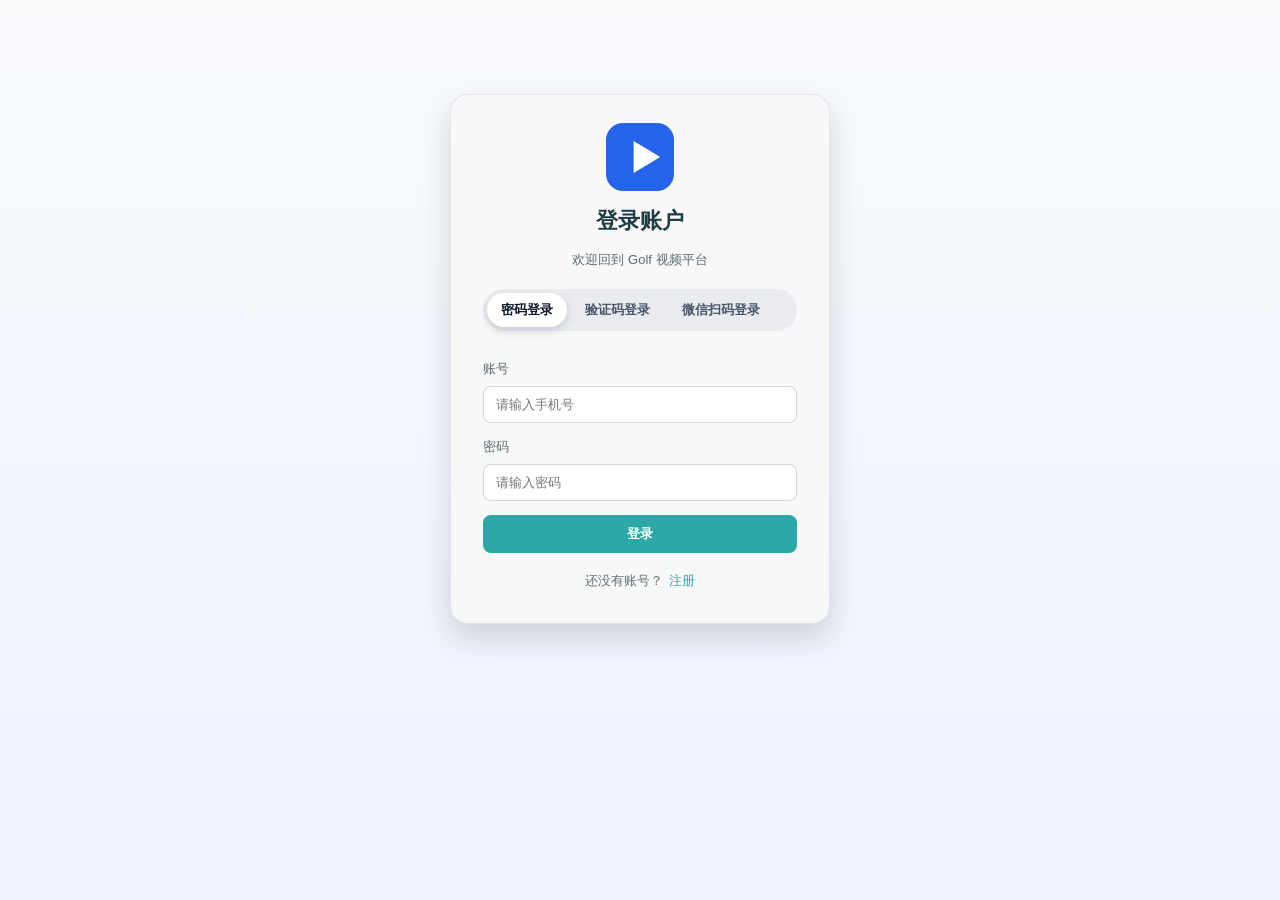
<file: web/users/login/index.html>
<!doctype html>
<html lang="zh-CN">
<head>
  <meta charset="utf-8" />
  <meta name="viewport" content="width=device-width, initial-scale=1" />
  <title>登录 - Golf 视频平台</title>
  <link rel="stylesheet" href="../../platform.css" />
  <style>
    .qr-login { margin-top: 12px; padding: 0; border: none; background: transparent; }
    .qr-login-body { display: flex; justify-content: center; align-items: center; }
    .qr-frame-wrap { position: relative; width: 100%; max-width: 360px; height: 420px; margin: 0 auto; border-radius: 12px; border: 1px solid #e2e8f0; overflow: hidden; }
    #qr-frame { width: 100%; height: 100%; border: 0; display: block; }
    .qr-expired { position: absolute; inset: 0; background: rgba(255, 255, 255, 0.92); display: grid; place-items: center; color: #dc2626; font-weight: 600; font-size: 14px; }
  </style>
</head>
<body class="auth-page">
  <main class="auth-panel">
    <div class="auth-card" id="auth-card">
      <div class="auth-logo">
        <img src="../../assets/logo.svg" alt="logo" />
        <h1 id="auth-title">登录账户</h1>
        <p class="auth-subtitle" id="auth-subtitle">欢迎来到 Golf 视频平台</p>
      </div>
      <div class="login-switch" id="login-switch">
        <button type="button" data-method="password" class="active">密码登录</button>
        <button type="button" data-method="otp">验证码登录</button>
        <button type="button" data-method="wechat">微信扫码登录</button>
      </div>
      <form class="auth-form" id="login-form">
        <label>
          <span>账号</span>
          <input type="tel" name="telephone" placeholder="请输入手机号" required minlength="11" maxlength="11" pattern="\d{11}" />
        </label>
        <label id="login-password-row">
          <span>密码</span>
          <input type="password" name="password" placeholder="请输入密码" minlength="8" maxlength="16" pattern="(?=.*[A-Za-z])(?=.*\d)[A-Za-z\d]{8,16}" />
        </label>
        <label id="login-otp-row" hidden>
          <span>短信验证码</span>
          <div class="otp-row">
            <input type="text" name="login_otp" id="login-otp-input" placeholder="请输入验证码" minlength="6" maxlength="6" />
            <button type="button" class="btn btn-secondary" id="login-send-otp">发送验证码</button>
          </div>
        </label>
        <button type="submit" class="btn btn-teal">登录</button>
        <div class="alert alert-error" id="login-error" hidden></div>
        <div class="alert alert-success" id="login-success" hidden></div>
      </form>

      <form class="auth-form" id="register-form" hidden>
        <label>
          <span>手机号</span>
          <input type="tel" name="telephone" placeholder="请输入手机号" required minlength="11" maxlength="11" pattern="\d{11}" />
        </label>
        <label>
          <span>密码（8-16 位，字母数字组合）</span>
          <input type="password" name="password" placeholder="请输入密码" required minlength="8" maxlength="16" pattern="(?=.*[A-Za-z])(?=.*\d)[A-Za-z\d]{8,16}" />
        </label>
        <label>
          <span>确认密码</span>
          <input type="password" name="confirm_password" placeholder="请再次输入密码" required minlength="8" maxlength="16" pattern="(?=.*[A-Za-z])(?=.*\d)[A-Za-z\d]{8,16}" />
        </label>
        <label>
          <span>邀请码</span>
          <input type="text" name="invite_code" placeholder="请输入邀请码" required minlength="8" maxlength="8" pattern="[a-zA-Z]{8}" />
        </label>
        <label>
          <span>短信验证码</span>
          <div class="otp-row">
            <input type="text" name="otp" placeholder="请输入验证码" required minlength="6" maxlength="6" />
            <button type="button" class="btn btn-secondary" id="send-otp">发送验证码</button>
          </div>
        </label>
        <button type="submit" class="btn btn-teal">注册并登录</button>
        <div class="alert alert-error" id="register-error" hidden></div>
        <div class="alert alert-success" id="register-success" hidden></div>
        <div class="auth-links">
          <span>已经有账号？</span>
          <button class="link-button" type="button" id="switch-login">返回登录</button>
        </div>
      </form>
      <section class="qr-login" id="qr-login" aria-label="微信扫码登录" hidden>
        <div class="qr-login-body">
          <div class="qr-frame-wrap">
            <iframe id="qr-frame" title="微信扫码登录" allowtransparency="true" scrolling="no"></iframe>
            <div class="qr-expired" id="qr-expired" hidden>二维码已过期</div>
          </div>
        </div>
      </section>

      <div class="auth-links" id="login-links-bottom">
        <span>还没有账号？</span>
        <button class="link-button" type="button" id="switch-register">注册</button>
      </div>
    </div>
  </main>
  <script>
    (function () {
      try {
        const origin = window.location.origin;
        if (origin) {
          localStorage.setItem('platformApiBase', origin);
        }
      } catch (err) {
        console.warn('Failed to set platformApiBase from origin:', err);
      }
    })();
  </script>
  <script type="module" src="./auth.js"></script>
</body>
</html>
</file>
<file: web/platform.css>
a { color: var(--primary); text-decoration: none; }

a:hover { text-decoration: underline; }

.site-header {
  position: sticky;
  top: 0;
  z-index: 30;
  background: linear-gradient(180deg, rgba(255,255,255,0.94), rgba(255,255,255,0.85));
  backdrop-filter: blur(14px);
  border-bottom: 1px solid rgba(12,30,48,0.08);
  box-shadow: 0 12px 30px rgba(12,30,48,0.10);
}

.navbar {
  position: relative;
  overflow: visible;
  width: calc(100% - var(--page-pad) * 2);
  max-width: var(--page-max);
  margin: 0 auto;
  padding: 18px var(--page-pad) 14px;
  display: grid;
  gap: 14px;
  background: rgba(255,255,255,0.9);
  border: 1px solid var(--border);
  border-radius: 22px;
  box-shadow: var(--shadow);
}

.navbar::after {
  content: "";
  position: absolute;
  inset: 10px;
  border-radius: 16px;
  background: linear-gradient(120deg, rgba(111,174,140,0.08), rgba(175,211,186,0.08));
  opacity: 0.6;
  pointer-events: none;
}

.navbar-top {
  position: relative;
  display: flex;
  align-items: center;
  justify-content: space-between;
  gap: 24px;
  flex-wrap: wrap;
  z-index: 1;
}

.navbar-left {
  display: flex;
  align-items: center;
  gap: 18px;
  flex-wrap: wrap;
}


.btn-light {
  background: #e8f5f2;
  color: var(--primary);
  border-radius: 999px;
  border: 1px solid rgba(111,174,140,0.18);
  padding: 10px 20px;
  box-shadow: 0 12px 24px rgba(12,30,48,0.12);
}

.nav-tabs {
  display: flex;
  align-items: center;
  gap: 10px;
  flex-wrap: nowrap;
  padding: 6px;
  border-radius: 16px;
  border: 1px solid rgba(12,30,48,0.08);
  background: rgba(255,255,255,0.82);
  box-shadow: 0 10px 24px rgba(12,30,48,0.08);
}

.nav-tab {
  padding: 9px 16px;
  border-radius: 14px;
  border: 1px solid transparent;
  background: transparent;
  color: var(--ink);
  font-weight: 650;
  font-size: 14px;
  cursor: pointer;
  transition: background .2s ease, transform .15s ease, box-shadow .2s ease;
}

.nav-tab:hover {
  transform: translateY(-1px);
  background: rgba(111,174,140,0.06);
}

.nav-tab.active {
  background: linear-gradient(135deg, var(--primary-soft), var(--primary-softer));
  border-color: transparent;
  color: #0f1f1d;
  box-shadow: 0 12px 24px rgba(12,30,48,0.16);
}

.nav-actions {
  display: flex;
  align-items: center;
  gap: 12px;
}

.nav-actions .btn-secondary {
  background: linear-gradient(135deg, rgba(111,174,140,0.12), rgba(175,211,186,0.14));
  border-radius: 14px;
  border: 1px solid var(--border-strong);
  color: var(--ink);
  padding: 10px 20px;
  box-shadow: 0 16px 28px rgba(12,30,48,0.16);
}

.nav-pill {
  display: inline-flex;
  align-items: center;
  justify-content: center;
  gap: 6px;
  padding: 10px 18px;
  border-radius: 14px;
  border: 1px solid rgba(12,30,48,0.08);
  background: linear-gradient(135deg, rgba(111,174,140,0.08), rgba(175,211,186,0.12));
  color: var(--ink);
  font-weight: 650;
  font-size: 14px;
  box-shadow: 0 14px 26px rgba(12,30,48,0.12);
  cursor: pointer;
  transition: transform .15s ease, box-shadow .2s ease;
}

.nav-pill:hover {
  transform: translateY(-1px);
  box-shadow: 0 18px 32px rgba(12,30,48,0.16);
}

.nav-user-pill {
  min-width: 120px;
  color: var(--ink);
  border-color: rgba(12,30,48,0.08);
  background: linear-gradient(135deg, rgba(241,245,249,0.8), rgba(255,255,255,0.9));
  cursor: default;
}

.nav-user-pill:hover {
  transform: none;
  box-shadow: 0 14px 28px rgba(12,30,48,0.10);
}

.nav-logout {
  border: none;
  background: transparent;
  color: var(--primary);
  font-weight: 650;
  cursor: pointer;
  padding: 8px 18px;
}

.nav-logout:hover {
  color: #0b6b63;
}

.nav-user-dropdown {
  position: relative;
  display: flex;
  align-items: center;
}

.nav-user-menu {
  position: absolute;
  top: 110%;
  right: 0;
  background: rgba(255,255,255,0.98);
  border-radius: 14px;
  box-shadow: 0 16px 36px rgba(12,30,48,0.15);
  padding: 8px 0;
  min-width: 140px;
  display: flex;
  flex-direction: column;
  z-index: 40;
  opacity: 0;
  transform: translateY(-8px);
  border: 1px solid var(--border);
  pointer-events: none;
  transition: opacity 0.22s ease, transform 0.22s ease;
}

.nav-user-dropdown.open .nav-user-menu {
  opacity: 1;
  transform: translateY(0);
  pointer-events: auto;
}

.nav-user-menu-item {
  background: transparent;
  border: none;
  padding: 10px 16px;
  text-align: left;
  font-size: 14px;
  color: var(--ink);
  width: 100%;
  cursor: pointer;
}

.nav-user-menu-item:hover {
  background: rgba(111,174,140,0.08);
}

.nav-avatar {
  width: 44px;
  height: 44px;
  border-radius: 50%;
  border: 2px solid rgba(12,30,48,0.10);
  overflow: hidden;
  background: #e2e8f0;
  padding: 0;
  display: inline-flex;
  align-items: center;
  justify-content: center;
  cursor: pointer;
  transition: transform .15s ease, box-shadow .2s ease;
}

.nav-avatar:hover { transform: translateY(-1px); box-shadow: 0 12px 24px rgba(12,30,48,0.14); }

.nav-avatar img {
  width: 100%;
  height: 100%;
  object-fit: cover;
}

.brand {
  display: flex;
  align-items: center;
  gap: 10px;
  font-weight: 800;
  font-size: 20px;
  letter-spacing: 0.02em;
  color: var(--ink);
}

.brand img {
  width: 48px;
  height: 48px;
  border-radius: 12px;
  box-shadow: 0 12px 24px rgba(12,30,48,0.14);
  border: 1px solid rgba(255,255,255,0.7);
}

.btn {
  display: inline-flex;
  align-items: center;
  justify-content: center;
  gap: 6px;
  padding: 10px 16px;
  border-radius: 14px;
  border: 1px solid transparent;
  cursor: pointer;
  font-weight: 650;
  letter-spacing: 0.01em;
  transition: transform .15s ease, box-shadow .2s ease, background .2s ease, color .2s ease;
}

.btn:hover { transform: translateY(-1px); }

.btn-primary {
  background: linear-gradient(135deg, var(--primary), var(--accent));
  color: #ffffff;
  box-shadow: 0 16px 32px rgba(12,30,48,0.18);
  border-color: rgba(12,30,48,0.08);
}

.btn-secondary {
  background: var(--surface);
  color: var(--ink);
  border: 1px solid var(--border-strong);
  box-shadow: 0 10px 24px rgba(12,30,48,0.12);
}

.btn-ghost {
  background: transparent;
  color: var(--primary);
  border: none;
  padding: 8px 12px;
}

.btn-ghost:hover {
  color: #0b6b63;
  transform: none;
}

.main-tabs {
  display: flex;
  flex-wrap: wrap;
  gap: 12px;
  margin-bottom: 20px;
  align-items: center;
}

.main-tab {
  padding: 10px 18px;
  border-radius: 999px;
  border: 1px solid rgba(148,163,184,0.4);
  background: #f8fafc;
  color: #1e293b;
  font-weight: 600;
  cursor: pointer;
  transition: transform .15s ease, background .2s ease;
}

.main-pane[hidden] {
  display: none !important;
}

.fade-pane {
  opacity: 0;
  transform: translateY(var(--pane-shift));
  filter: blur(4px);
  will-change: opacity, transform, filter;
  transition: opacity var(--pane-anim) ease, transform var(--pane-anim) ease, filter var(--pane-anim) ease;
}

.fade-pane.pane-visible {
  opacity: 1;
  transform: translateY(0);
  filter: blur(0);
}

.main {
  position: relative;
  z-index: 1;
  width: calc(100% - var(--page-pad) * 2);
  max-width: var(--page-max);
  margin: 0 auto;
  padding: 20px var(--page-pad) 60px;
  background: transparent;
  display: grid;
  gap: 22px;
}

.manage-panel.fade-pane {
  width: 100%;
}
.manage-panel.fade-pane .manage-form,
.manage-panel.fade-pane .manage-form-inline,
.manage-panel.fade-pane .manage-subtabs,
.manage-panel.fade-pane .table-wrapper,
.manage-panel.fade-pane .user-results,
.manage-panel.fade-pane form,
.manage-panel.fade-pane > div,
.manage-panel.fade-pane > p {
  margin-left: 0;
  margin-right: 0;
}

.category-bar {
  display: flex;
  gap: 12px;
  flex-wrap: wrap;
  margin-bottom: 14px;
  padding: 8px 10px;
  border-radius: 16px;
  border: 1px solid var(--border);
  background: rgba(255,255,255,0.9);
  box-shadow: 0 12px 24px rgba(12,30,48,0.08);
}

.category {
  padding: 8px 16px;
  border-radius: 14px;
  background: var(--surface-muted);
  color: var(--ink);
  border: 1px solid var(--border);
  cursor: pointer;
  box-shadow: 0 8px 16px rgba(12,30,48,0.06);
  transition: background .2s, transform .15s ease, box-shadow .2s ease;
}

.category.active {
  background: linear-gradient(135deg, var(--primary-soft), var(--primary-softer));
  color: #0f1f1d;
  border-color: transparent;
  box-shadow: 0 12px 22px rgba(12,30,48,0.14);
  transform: translateY(-1px);
}

.admin-filters {
  display: grid;
  gap: 12px;
  margin-bottom: 24px;
  padding: 20px 22px;
  background: rgba(255,255,255,0.9);
  border-radius: 20px;
  border: 1px solid var(--border);
  box-shadow: var(--shadow);
  backdrop-filter: blur(8px);
}

.admin-filter-group {
  display: flex;
  flex-wrap: wrap;
  align-items: flex-end;
  gap: 16px;
  position: relative;
}

.admin-filter-group .filter-field {
  display: grid;
  gap: 6px;
  font-size: 13px;
  color: var(--muted);
}

.admin-filter-group .filter-field span {
  font-weight: 700;
  color: var(--ink);
  letter-spacing: 0.01em;
}

.admin-filter-group input {
  padding: 10px 12px;
  border-radius: 12px;
  border: 1px solid var(--border-strong);
  background: rgba(255,255,255,0.95);
  box-shadow: inset 0 1px 0 rgba(12,30,48,0.04);
  min-width: clamp(200px, 30vw, 320px);
}

.admin-filter-group .filter-actions {
  display: flex;
  gap: 10px;
  flex-wrap: wrap;
}

.admin-filter-dates {
  align-items: center;
}

.filter-date-range {
  display: inline-flex;
  align-items: center;
  gap: 8px;
}

.filter-date-range input {
  border: 1px solid var(--border);
  border-radius: 8px;
  padding: 8px 10px;
  background: var(--surface);
  min-width: 140px;
  font-size: 13px;
  color: var(--ink);
  transition: all 0.2s;
  box-shadow: 0 1px 2px rgba(0,0,0,0.02);
}

.filter-date-range input:focus {
  border-color: var(--primary);
  box-shadow: 0 0 0 3px rgba(16, 185, 129, 0.15);
  outline: none;
}

.filter-date-range input::-webkit-calendar-picker-indicator {
  opacity: 0.6;
  cursor: pointer;
}

.filter-date-separator {
  color: #94a3b8;
  font-weight: 600;
}

.owner-suggestions {
  position: absolute;
  top: calc(100% + 4px);
  left: 0;
  width: min(360px, calc(100vw - 32px));
  min-width: min(280px, calc(100vw - 32px));
  background: rgba(255,255,255,0.98);
  border: 1px solid var(--border-strong);
  border-radius: 12px;
  box-shadow: var(--shadow);
  padding: 6px;
  display: grid;
  gap: 2px;
  max-height: min(300px, 52vh);
  overflow-y: auto;
  overscroll-behavior: contain;
  -webkit-overflow-scrolling: touch;
  z-index: 120;
}

.owner-suggestions[hidden] {
  display: none !important;
}

.owner-suggestions button {
  border: none;
  background: transparent;
  text-align: left;
  width: 100%;
  min-height: 44px;
  padding: 7px 9px;
  border-radius: 10px;
  font-size: 13px;
  color: var(--ink);
  cursor: pointer;
  display: flex;
  justify-content: space-between;
  align-items: center;
  gap: 12px;
}

.owner-suggestions button > span:not(.suggestion-main) {
  color: var(--muted);
  margin-left: 12px;
}

.owner-suggestions button:hover {
  background: rgba(111,174,140,0.08);
}

.owner-suggestions .suggestion-main {
  min-width: 0;
  flex: 1 1 auto;
  display: inline-flex;
  align-items: center;
  gap: 9px;
  margin-left: 0;
  color: var(--ink);
}

.owner-suggestions .suggestion-avatar {
  width: 32px;
  height: 32px;
  border-radius: 50%;
  object-fit: cover;
  background: #e2e8f0;
  border: 1px solid var(--border);
  flex: 0 0 auto;
}

.owner-suggestions .suggestion-name {
  min-width: 0;
  margin-left: 0;
  color: var(--ink);
  font-size: 13px;
  font-weight: 600;
  line-height: 1.25;
  overflow: hidden;
  text-overflow: ellipsis;
  white-space: nowrap;
}

.owner-suggestions .suggestion-meta {
  margin-left: 12px;
  color: var(--muted);
  font-size: 12px;
  line-height: 1.2;
  text-align: right;
  flex: 0 0 auto;
}

.admin-filter-hint {
  font-size: 12px;
  color: #94a3b8;
}

.admin-filter-tip {
  font-size: 11px;
  color: #9ca3af;
  line-height: 1.35;
}

.video-toolbar {
  margin: 16px 0;
  padding: 16px 18px;
  background: rgba(255,255,255,0.92);
  border: 1px solid var(--border);
  border-radius: 20px;
  box-shadow: var(--shadow);
  display: grid;
  gap: 10px;
}

.video-toolbar-actions {
  display: flex;
  align-items: center;
  gap: 12px;
  flex-wrap: wrap;
}

.video-toolbar-actions .btn-danger {
  background: #fee2e2;
  color: #b91c1c;
  border: 1px solid rgba(248,113,113,0.4);
}

.video-toolbar-actions .btn-danger:disabled {
  opacity: 0.5;
  cursor: not-allowed;
}

.video-selection-info {
  font-size: 13px;
  color: var(--primary);
  font-weight: 600;
}

.filter-chip {
  display: inline-flex;
  align-items: center;
  gap: 8px;
  padding: 8px 14px;
  border-radius: 999px;
  background: rgba(111,174,140,0.12);
  color: var(--primary);
  font-size: 13px;
}

.filter-chip-remove {
  border: none;
  background: transparent;
  color: inherit;
  cursor: pointer;
  font-size: 16px;
  line-height: 1;
}

.filter-chip-remove:hover {
  color: #0f172a;
}

.grid {
  display: grid;
  gap: 18px;
  grid-template-columns: repeat(auto-fill, minmax(210px, 1fr));
  align-content: start;
}

.gallery-switching,
.gallery-switching .grid {
  opacity: 0.08;
  filter: blur(6px);
  transform: translateY(calc(var(--pane-shift) * 0.8));
  transition: opacity var(--pane-anim) ease, filter var(--pane-anim) ease, transform var(--pane-anim) ease;
}

.gallery-ready {
  opacity: 1;
  filter: none;
  transform: none;
  transition: opacity var(--pane-anim) ease, filter var(--pane-anim) ease, transform var(--pane-anim) ease;
}

@media (max-width: 640px) {
  .grid {
    grid-template-columns: repeat(auto-fill, minmax(160px, 1fr));
  }
}

.card {
  position: relative;
  background: linear-gradient(180deg, rgba(255,255,255,0.96), rgba(248,250,252,0.9));
  border-radius: 16px;
  border: 1px solid var(--border);
  overflow: hidden;
  display: grid;
  box-shadow: var(--shadow);
  transition: transform .18s ease, box-shadow .22s ease;
  cursor: pointer;
  width: 100%;
}

.card::after {
  content: "";
  position: absolute;
  inset: 0;
  background: linear-gradient(180deg, rgba(111,174,140,0.06), transparent 30%);
  opacity: 0;
  pointer-events: none;
  transition: opacity .22s ease;
}

.card:hover {
  transform: translateY(-4px);
  box-shadow: var(--shadow-strong);
}

.card:hover::after { opacity: 1; }

.card-cover {
  position: relative;
  aspect-ratio: 4 / 5;
  overflow: hidden;
  background: #e8edf3;
}

.card-thumb {
  width: 100%;
  height: 100%;
  display: block;
  object-fit: cover;
  background: #e8edf3;
  border-bottom: 1px solid rgba(12,30,48,0.06);
  transition: transform .25s ease, filter .25s ease;
}

.card-preview-video {
  position: absolute;
  inset: 0;
  z-index: 1;
  width: 100%;
  height: 100%;
  max-width: 100%;
  max-height: 100%;
  object-fit: cover;
  background: transparent;
  opacity: 0;
  transition: opacity .18s ease;
  pointer-events: none;
}

.card.is-previewing .card-preview-video {
  opacity: 1;
}

.card.is-previewing .card-thumb {
  filter: brightness(0.82);
}

.card:hover .card-thumb {
  transform: scale(1.02);
}

.card-thumb.placeholder {
  display: flex;
  align-items: center;
  justify-content: center;
  color: var(--muted);
  font-size: 13px;
  height: auto;
  aspect-ratio: 4 / 5;
  background: var(--surface-muted);
}

.card-body {
  padding: 14px 16px 16px;
  display: grid;
  gap: 8px;
  position: relative;
  z-index: 1;
}

.card-title {
  font-size: 14px;
  font-weight: 650;
  color: var(--ink);
  white-space: nowrap;
  text-overflow: ellipsis;
  overflow: hidden;
}

.card-meta {
  font-size: 12.5px;
  color: var(--muted);
  display: grid;
  gap: 4px;
}

.card-meta span {
  display: inline-flex;
  align-items: center;
  gap: 6px;
}

.card-meta strong {
  color: var(--ink);
  font-weight: 650;
}

.grid.selecting .card {
  cursor: pointer;
}

.card-selectable {
  position: relative;
}

.card-select-indicator {
  position: absolute;
  top: 10px;
  right: 10px;
  z-index: 3;
  width: 26px;
  height: 26px;
  border-radius: 50%;
  background: rgba(15,23,42,0.45);
  color: #fff;
  font-weight: 700;
  font-size: 14px;
  display: flex;
  align-items: center;
  justify-content: center;
  transition: background .2s ease;
}

.card-selectable:hover .card-select-indicator {
  background: rgba(111,174,140,0.8);
}

.card-selectable.selected .card-thumb {
  box-shadow: inset 0 0 0 3px rgba(111,174,140,0.85);
}

.card-selectable.selected .card-select-indicator {
  background: var(--primary);
}

.card-delete {
  position: absolute;
  top: 10px;
  right: 10px;
  z-index: 3;
  border: none;
  background: rgba(12,30,48,0.82);
  color: #ffffff;
  padding: 4px 10px;
  border-radius: 999px;
  font-size: 12px;
  cursor: pointer;
  opacity: 0;
  transition: opacity .18s ease, transform .18s ease;
}

.card:hover .card-delete,
.card-delete:focus-visible {
  opacity: 1;
}

.card-delete:hover {
  transform: translateY(-1px);
}

.card-owner {
  display: grid;
  gap: 2px;
}

.card-owner-name {
  font-weight: 600;
  color: #1f2937;
}

.card-owner-phone {
  font-size: 12px;
  color: #94a3b8;
}

.card-owner-wechat {
  display: inline-flex;
  align-items: center;
  gap: 8px;
  font-size: 12px;
  color: #64748b;
}

.card-owner-wechat-avatar {
  width: 18px;
  height: 18px;
  border-radius: 50%;
  object-fit: cover;
  border: 1px solid rgba(148, 163, 184, 0.35);
}

.card-guest-tag {
  display: inline-flex;
  align-items: center;
  justify-content: center;
  padding: 1px 6px;
  border-radius: 999px;
  font-size: 11px;
  font-weight: 650;
  background: rgba(148, 163, 184, 0.2);
  color: #64748b;
}

.card-wechat-tag {
  display: inline-flex;
  align-items: center;
  justify-content: center;
  padding: 1px 6px;
  border-radius: 999px;
  font-size: 11px;
  font-weight: 650;
  background: rgba(134, 239, 172, 0.28);
  color: #166534;
}



.play-hint {
  font-size: 12px;
  color: var(--primary);
}

.play-icon {
  position: absolute;
  inset: 0;
  z-index: 2;
  display: flex;
  align-items: center;
  justify-content: center;
  opacity: 0;
  transition: opacity .18s ease;
}

.card:hover .play-icon {
  opacity: 1;
}

.play-icon span {
  background: rgba(12,30,48,0.68);
  color: #fff;
  padding: 10px 16px;
  border-radius: 999px;
  font-size: 13px;
  letter-spacing: 0.06em;
}

.badge {
  display: inline-flex;
  align-items: center;
  padding: 4px 10px;
  border-radius: 999px;
  font-size: 12px;
  background: rgba(111,174,140,0.16);
  color: var(--primary);
}

.badge.status-finished { background: rgba(175,211,186,0.16); color: #15803d; }
.badge.status-ready { background: rgba(111,174,140,0.14); color: var(--primary); }
.badge.status-pending { background: rgba(248,180,45,0.16); color: #b45309; }
.badge.status-failed { background: rgba(239,68,68,0.16); color: #b91c1c; }

.controls {
  margin-top: 24px;
  display: flex;
  justify-content: space-between;
  align-items: center;
  gap: 10px;
}

.pager {
  display: flex;
  gap: 10px;
}

/* video player overlay */
.player-backdrop {
  position: fixed;
  inset: 0;
  background: rgba(12,30,48,0.55);
  backdrop-filter: blur(2px);
  display: none;
  place-items: center;
  z-index: 90;
}

.player-backdrop.show { display: grid; }

.player-card {
  max-width: 95vw;
  max-height: 90vh;
  background: linear-gradient(180deg, #ffffff, #f5faf8);
  border-radius: 20px;
  border: 1px solid var(--border);
  box-shadow: var(--shadow-strong);
  overflow: hidden;
  display: flex;
  flex-direction: column;
}

.player-header {
  display: flex;
  justify-content: space-between;
  align-items: center;
  padding: 16px 20px;
  border-bottom: 1px solid rgba(12,30,48,0.08);
  background: rgba(255,255,255,0.96);
}

.player-header h3 {
  margin: 0;
  font-size: 18px;
  color: var(--ink);
}

.player-close {
  border: none;
  background: transparent;
  font-size: 20px;
  color: var(--muted);
  cursor: pointer;
}

.player-close:hover { color: #0f172a; }

.player-video {
  position: relative;
  background: #000;
  display: flex;
  align-items: center;
  justify-content: center;
  padding: 16px;
}

.player-video video {
  max-width: 90vw;
  max-height: 80vh;
  width: auto;
  height: auto;
  border: none;
  display: block;
}

.empty {
  margin-top: 60px;
  text-align: center;
  color: var(--muted);
}

[hidden] {
  display: none !important;
}

/* Auth modal */
body.auth-page {
  margin: 0;
  min-height: 100vh;
  background: linear-gradient(180deg, #f8fafc 0%, #eef2ff 100%);
  display: flex;
  align-items: flex-start;
  justify-content: center;
  padding: 6vh 0 10vh;
}

body.auth-page .auth-panel {
  width: min(420px, calc(100% - 40px));
  margin: 0;
}

.auth-panel {
  max-width: 420px;
  margin: 100px auto;
  padding: 0 24px;
}

.auth-card {
  background: var(--card-bg);
  border: 1px solid var(--border);
  border-radius: 18px;
  box-shadow: var(--shadow);
  padding: 32px 32px 28px;
  display: grid;
  gap: 20px;
  transition: padding .2s ease, gap .2s ease;
}

.auth-card.mode-register {
  gap: 24px;
  padding-bottom: 36px;
}

.auth-card-header {
  display: grid;
  gap: 8px;
}

.auth-brand {
  display: flex;
  align-items: center;
  gap: 10px;
}

.auth-brand img {
  width: 42px;
  height: 42px;
}

.auth-card h2 {
  margin: 0;
  font-size: 22px;
  color: #1f2937;
}

.auth-subtitle {
  margin: 0;
  color: var(--muted);
  font-size: 13px;
}

.auth-tabs { display: none; }

.auth-footer {
  display: flex;
  justify-content: center;
  gap: 6px;
  font-size: 13px;
  color: var(--muted);
}

.link-button {
  background: transparent;
  border: none;
  color: var(--primary);
  cursor: pointer;
  padding: 0;
}

.link-button:hover { text-decoration: underline; }

.form-grid {
  display: grid;
  gap: 16px;
}

.form-grid label {
  display: grid;
  gap: 6px;
  font-size: 13px;
  color: var(--muted);
}

.form-grid input, .form-grid select {
  padding: 10px 12px;
  border-radius: 12px;
  border: 1px solid var(--border-strong);
  background: rgba(255,255,255,0.96);
  color: var(--ink);
  box-shadow: inset 0 1px 0 rgba(12,30,48,0.04);
  transition: border-color .2s ease, box-shadow .2s ease;
}

.form-grid input:focus-visible,
.form-grid select:focus-visible {
  outline: none;
  border-color: rgba(111,174,140,0.6);
  box-shadow: 0 0 0 3px rgba(111,174,140,0.14);
}

.alert {
  padding: 10px 14px;
  border-radius: 12px;
  font-size: 13px;
}

.alert-error { background: rgba(239,68,68,0.12); border: 1px solid rgba(239,68,68,0.28); color: #b91c1c; }
.alert-success { background: rgba(175,211,186,0.14); border: 1px solid rgba(175,211,186,0.28); color: #166534; }

#toast-container {
  position: fixed;
  inset: 0;
  display: flex;
  flex-direction: column;
  align-items: center;
  gap: 12px;
  padding: 90px 16px 24px;
  pointer-events: none;
  z-index: 4000;
}

.toast {
  position: relative;
  pointer-events: auto;
  min-width: 260px;
  max-width: min(420px, calc(100% - 32px));
  background: #ecfdf5;
  border: 1px solid #a7f3d0;
  color: #064e3b;
  border-radius: 18px;
  padding: 16px 48px 16px 20px;
  box-shadow: 0 26px 60px rgba(15,23,42,0.25);
  font-size: 14px;
  line-height: 1.5;
  opacity: 0;
  transform: translateY(-8px) scale(0.96);
  transition: opacity .2s ease, transform .2s ease;
}

.toast.show {
  opacity: 1;
  transform: translateY(0) scale(1);
}

.toast-error {
  background: #fef2f2;
  border-color: #fecaca;
  color: #7f1d1d;
}

.toast-warning {
  background: #fefce8;
  border-color: #fde68a;
  color: #78350f;
}

.toast-info {
  background: #eff6ff;
  border-color: #bfdbfe;
  color: #1e3a8a;
}

.toast-message {
  margin: 0;
}

.toast-close {
  position: absolute;
  top: 8px;
  right: 12px;
  border: none;
  background: transparent;
  color: inherit;
  font-size: 18px;
  cursor: pointer;
  opacity: 0.65;
  transition: opacity .2s ease;
}

.toast-close:hover {
  opacity: 1;
}

.modal-backdrop {
  position: fixed;
  inset: 0;
  background: rgba(15,23,42,0.55);
  display: flex;
  align-items: center;
  justify-content: center;
  z-index: 5000;
  backdrop-filter: blur(2px);
  opacity: 0;
  transition: opacity .2s ease;
  pointer-events: none;
}

.modal-backdrop.show {
  opacity: 1;
  pointer-events: auto;
}

.modal-card {
  width: min(360px, calc(100% - 48px));
  background: linear-gradient(180deg, #ffffff, #f7fafc);
  border-radius: 20px;
  border: 1px solid var(--border);
  box-shadow: var(--shadow-strong);
  padding: 22px 24px;
  display: grid;
  gap: 18px;
}

.modal-card.modal-card-form {
  width: min(460px, calc(100% - 40px));
}

.modal-body h3 {
  margin: 0;
  font-size: 18px;
  color: var(--ink);
}

.modal-body p {
  margin: 8px 0 0;
  color: var(--muted);
  line-height: 1.6;
}

.modal-input-wrap {
  display: grid;
  gap: 8px;
  margin-top: 6px;
}

.modal-input-label {
  font-size: 12px;
  color: #64748b;
  font-weight: 700;
}

.modal-input-wrap input,
.modal-input-wrap select {
  height: 42px;
  border-radius: 12px;
  border: 1px solid rgba(148, 163, 184, 0.55);
  background: #fff;
  padding: 0 12px;
  font-size: 14px;
  color: var(--ink);
  transition: border-color .2s ease, box-shadow .2s ease;
}

.modal-input-wrap input:focus,
.modal-input-wrap select:focus {
  border-color: rgba(16, 185, 129, 0.65);
  box-shadow: 0 0 0 3px rgba(16, 185, 129, 0.16);
  outline: none;
}

.modal-input-error {
  margin: 0;
  font-size: 12px;
  color: #dc2626;
  font-weight: 600;
}

.modal-input-hint {
  margin: 0;
  font-size: 12px;
  color: #64748b;
}

.modal-actions {
  display: flex;
  justify-content: flex-end;
  gap: 12px;
}

.modal-backdrop[hidden] {
  display: none;
}

/* --- Management Panel --- */
.management {
  margin-top: 48px;
  background: rgba(255,255,255,0.94);
  border-radius: 22px;
  border: 1px solid var(--border);
  padding: 28px 32px;
  box-shadow: var(--shadow-strong);
  backdrop-filter: blur(8px);
}

.manage-header {
  display: flex;
  flex-wrap: wrap;
  align-items: center;
  justify-content: space-between;
  gap: 16px;
  margin-bottom: 20px;
}

.manage-header h2 {
  font-size: 22px;
  font-weight: 750;
  color: var(--ink);
  letter-spacing: 0.01em;
}

.role-chip {
  display: inline-flex;
  align-items: center;
  gap: 6px;
  padding: 6px 12px;
  border-radius: 999px;
  background: rgba(175,211,186,0.35);
  color: var(--ink);
  font-size: 13px;
  font-weight: 600;
}

.manage-tabs {
  display: flex;
  flex-wrap: wrap;
  gap: 12px;
  margin-bottom: 24px;
  background: rgba(255,255,255,0.9);
  padding: 8px;
  border-radius: 16px;
  border: 1px solid var(--border);
}

.manage-tab {
  padding: 9px 18px;
  border-radius: 14px;
  border: 1px solid transparent;
  background: transparent;
  color: var(--ink);
  cursor: pointer;
  font-size: 14px;
  font-weight: 650;
  transition: background .2s ease, transform .18s ease;
}

.manage-tab:hover {
  transform: translateY(-1px);
  background: rgba(111,174,140,0.06);
}

.manage-tab.active {
  background: linear-gradient(135deg, var(--primary-soft), var(--primary-softer));
  color: #0f1f1d;
  border-color: transparent;
  box-shadow: 0 12px 24px rgba(12,30,48,0.16);
}

.manage-panel {
  display: none;
  border-top: 1px dashed rgba(148,163,184,0.35);
  padding-top: 24px;
}

.manage-panel.active {
  display: block;
}

.manage-form,
.manage-form-inline {
  display: flex;
  flex-wrap: wrap;
  gap: 16px;
  align-items: flex-end;
}
.user-search-bar {
  padding: 14px;
  border: 1px solid var(--border);
  border-radius: 14px;
  background: linear-gradient(135deg, rgba(240,253,250,0.7), rgba(255,255,255,0.96));
  box-shadow: var(--shadow-sm);
  gap: 12px;
  align-items: flex-end;
}
.user-search-field {
  position: relative;
  display: grid;
  gap: 6px;
  min-width: min(320px, 100%);
}

#user-search-suggestions {
  min-width: 100%;
  width: max-content;
  max-width: min(420px, 92vw);
}
.user-search-field span {
  font-size: 12px;
  color: #64748b;
  font-weight: 700;
}
.user-search-field input,
.user-search-field select {
  height: 42px;
  border-radius: 12px;
  border: 1px solid rgba(148, 163, 184, 0.5);
  background: #fff;
  padding: 0 12px;
  transition: border-color .2s ease, box-shadow .2s ease;
}
.user-search-field input:focus,
.user-search-field select:focus {
  border-color: rgba(16,185,129,0.6);
  box-shadow: 0 0 0 3px rgba(16,185,129,0.16);
  outline: none;
}
.user-search-select {
  min-width: 180px;
}
.user-search-hint {
  margin-top: 8px;
}

.manage-form-inline input {
  flex: 1;
  min-width: 220px;
  padding: 10px 12px;
  border-radius: 10px;
  border: 1px solid var(--border);
  background: #ffffff;
  font: inherit;
}

.manage-form-inline select {
  padding: 10px 12px;
  border-radius: 10px;
  border: 1px solid var(--border);
  background: #ffffff;
  font: inherit;
  min-width: 160px;
}

.manage-form label,
.manage-form-inline label {
  display: grid;
  gap: 8px;
  font-size: 13px;
  color: #475569;
  min-width: 200px;
}

.manage-form input {
  padding: 10px 12px;
  border-radius: 10px;
  border: 1px solid var(--border);
  background: #ffffff;
  font: inherit;
}

.manage-form button,
.manage-form-inline button {
  align-self: center;
}

.manage-form-inline.user-search-bar > button {
  align-self: flex-end;
  height: 42px;
  padding-top: 0;
  padding-bottom: 0;
}

.optional {
  color: #6b7280;
}

.invite-list {
  margin-top: 18px;
  display: grid;
  gap: 12px;
  list-style: none;
  padding: 0;
}

.invite-list li {
  padding: 12px 16px;
  border-radius: 12px;
  border: 1px solid rgba(111,174,140,0.22);
  background: rgba(111,174,140,0.08);
  display: flex;
  justify-content: space-between;
  align-items: center;
  flex-wrap: wrap;
  gap: 10px;
  font-size: 14px;
  color: var(--primary);
}

.user-results {
  margin-top: 18px;
  display: grid;
  gap: 16px;
}

.user-card {
  border: 1px solid var(--border);
  border-radius: 16px;
  padding: 16px 18px;
  background: linear-gradient(180deg, #ffffff, #f7fafc);
  display: grid;
  gap: 14px;
  box-shadow: var(--shadow);
}

.user-card .user-head {
  display: flex;
  align-items: center;
  justify-content: space-between;
  gap: 12px;
}

.user-card .user-name {
  font-size: 16px;
  font-weight: 600;
  color: #0f172a;
}

.user-card .user-phone {
  font-size: 13px;
  color: #64748b;
  margin-top: 4px;
}

.user-card .user-controls {
  display: flex;
  flex-wrap: wrap;
  gap: 12px;
  align-items: center;
}

.user-card select {
  padding: 10px 12px;
  border-radius: 10px;
  border: 1px solid var(--border);
  background: #fff;
  font: inherit;
}

.user-card .user-status {
  font-size: 13px;
  color: #6fae8c;
}

.manage-toolbar {
  margin: 18px 0;
}

.management .empty {
  margin-top: 14px;
  font-size: 14px;
  color: #6b7280;
}

.manage-subtabs {
  margin: 18px 0 10px;
  display: flex;
  flex-wrap: wrap;
  gap: 10px;
  background: rgba(255,255,255,0.92);
  padding: 6px;
  border-radius: 14px;
  border: 1px solid var(--border);
}

.manage-subtab {
  padding: 6px 14px;
  border-radius: 999px;
  border: 1px solid transparent;
  background: transparent;
  color: var(--ink);
  cursor: pointer;
  font-size: 13px;
  font-weight: 650;
}

.manage-subtab.active {
  background: linear-gradient(135deg, var(--primary-soft), var(--primary-softer));
  color: #0f1f1d;
  border-color: transparent;
}

.table-wrapper {
  overflow-x: auto;
  border-radius: 14px;
  border: 1px solid var(--border);
  background: rgba(248,250,252,0.9);
}

.manage-table {
  width: 100%;
  border-collapse: collapse;
  min-width: 520px;
}

.manage-table th,
.manage-table td {
  padding: 12px 14px;
  text-align: left;
  border-bottom: 1px solid rgba(148,163,184,0.2);
  font-size: 13px;
  color: #1e293b;
}

.manage-table tbody tr:last-child td {
  border-bottom: none;
}

.manage-hint {
  margin: 12px 0 0;
  font-size: 13px;
  color: #64748b;
}

.user-index {
  margin-bottom: 18px;
  display: grid;
  gap: 12px;
}

/* upload drawer */
.drawer-backdrop {
  position: fixed;
  inset: 0;
  background: rgba(12,30,48,0.45);
  backdrop-filter: blur(2px);
  z-index: 60;
  display: none;
}

.drawer {
  position: fixed;
  right: 0;
  top: 0;
  bottom: 0;
  width: min(420px, 90vw);
  background: rgba(255,255,255,0.95);
  border-left: 1px solid var(--border);
  box-shadow: var(--shadow-strong);
  padding: 28px;
  backdrop-filter: blur(10px);
  display: grid;
  gap: 18px;
  transform: translateX(100%);
  transition: transform .25s ease;
  z-index: 80;
}

.drawer.open { transform: translateX(0); }
.drawer-backdrop.show { display: block; }

.avatar-menu {
  position: relative;
}

.avatar-toggle {
  display: inline-flex;
  align-items: center;
  gap: 10px;
  cursor: pointer;
  background: #f1f5f9;
  padding: 8px 14px;
  border-radius: 999px;
  border: 1px solid var(--border);
}

@media (max-width: 760px) {
  .nav-tabs { gap: 10px; }
  .navbar { flex-direction: column; align-items: flex-start; gap: 16px; }
  .nav-actions { gap: 10px; justify-content: flex-start; }
  .nav-actions .btn-secondary { padding: 8px 18px; }
  .admin-filter-group {
    align-items: stretch;
  }
  .admin-filter-group label,
  .admin-filter-group input,
  .admin-filter-group .btn {
    width: 100%;
  }
}

@media (prefers-reduced-motion: reduce) {
  :root { --pane-anim: 1ms; --pane-shift: 0px; }
  * { scroll-behavior: auto !important; transition-duration: 0ms !important; }
  .fade-pane { transform: none; filter: none; }
}
:root {
  color-scheme: light;
  font-family: "SF Pro Display", "Inter", "HarmonyOS Sans", "PingFang SC", "Helvetica Neue", Arial, sans-serif;
  --bg: #f6f8fb;
  --surface: #ffffff;
  --surface-muted: #f1f5f9;
  --border: rgba(12, 30, 48, 0.12);
  --border-strong: rgba(12, 30, 48, 0.16);
  --muted: #5b6b73;
  --ink: #0f172a;
  --primary: #6fae8c;
  --primary-soft: #afd3ba;
  --primary-softer: #d8eadd;
  --accent: #c8e6d5;
  --danger: #f97316;
  --radius: 18px;
  --card-bg: #ffffff;
  --shadow: 0 22px 48px rgba(12,30,48,0.12);
  --shadow-strong: 0 32px 90px rgba(12,30,48,0.16);
  --page-pad: clamp(18px, 3vw, 28px);
  --page-max: 1880px;
  --pane-anim: 260ms;
  --pane-shift: 10px;
}

* { box-sizing: border-box; margin: 0; padding: 0; }

body {
  position: relative;
  min-height: 100vh;
  background: radial-gradient(circle at 20% 20%, rgba(175,211,186,0.08), transparent 40%),
              radial-gradient(circle at 80% 0%, rgba(111,174,140,0.12), transparent 34%),
              linear-gradient(135deg, #f9fbff 0%, #eef5f1 50%, #f8fbff 100%);
  color: var(--ink);
  font-family: "SF Pro Display", "Inter", "HarmonyOS Sans", "PingFang SC", "Helvetica Neue", Arial, sans-serif;
  line-height: 1.6;
  -webkit-font-smoothing: antialiased;
}

body:not(.auth-page):not(.login-only)::before,
body:not(.auth-page):not(.login-only)::after {
  content: "";
  position: fixed;
  border-radius: 50%;
  filter: blur(50px);
  z-index: 0;
  pointer-events: none;
}

body:not(.auth-page):not(.login-only)::before {
  width: 440px;
  height: 440px;
  top: -160px;
  left: -120px;
  background: radial-gradient(circle, rgba(175,211,186,0.18), transparent 60%);
  opacity: 0.65;
}

body:not(.auth-page):not(.login-only)::after {
  width: 380px;
  height: 380px;
  bottom: -140px;
  right: -100px;
  background: radial-gradient(circle, rgba(111,174,140,0.18), transparent 62%);
  opacity: 0.55;
}

body.profile-page {
  background: linear-gradient(180deg, #f4f7fb 0%, #eef2ff 100%);
}

.profile-navbar {
  background: transparent;
}

.main > .profile-center {
  margin-top: 48px;
}

.profile-standalone {
  max-width: 980px;
  margin: 48px auto 96px;
  padding: 0 24px;
}

.profile-center {
  background: linear-gradient(160deg, rgba(248,250,252,0.95), rgba(241,245,249,0.9));
  border-radius: 28px;
  border: 1px solid rgba(148,163,184,0.18);
  box-shadow: 0 30px 70px rgba(15,23,42,0.12);
  padding: clamp(28px, 5.5vw, 44px);
  display: grid;
  gap: clamp(26px, 4.2vw, 38px);
}

.profile-standalone-card {
  box-shadow: 0 32px 70px rgba(15,23,42,0.12);
}

.profile-hero {
  display: flex;
  align-items: flex-start;
  justify-content: space-between;
  flex-wrap: wrap;
  gap: 16px 24px;
}

.profile-eyebrow {
  font-size: 12px;
  letter-spacing: 0.24em;
  text-transform: uppercase;
  color: rgba(148,163,184,0.9);
}

.profile-hero h2 {
  font-size: clamp(26px, 5vw, 32px);
  margin: 4px 0 8px;
  color: #0f172a;
}

.profile-subtitle {
  margin: 0;
  color: #64748b;
  max-width: 520px;
  font-size: 14px;
  line-height: 1.6;
}

.profile-actions {
  display: flex;
  align-items: center;
  gap: 12px;
  flex-wrap: wrap;
}
#video-refresh {
  border-color: rgba(16,185,129,0.35);
  background: rgba(240,253,250,0.8);
  color: #047857;
}
#video-refresh:hover {
  background: rgba(209,250,229,0.9);
}

.profile-chip {
  display: inline-flex;
  align-items: center;
  gap: 6px;
  padding: 6px 12px;
  border-radius: 999px;
  background: rgba(175,211,186,0.3);
  color: var(--ink);
  font-size: 13px;
  font-weight: 600;
}

.profile-status {
  display: inline-flex;
  align-items: center;
  padding: 8px 16px;
  border-radius: 999px;
  background: rgba(175,211,186,0.3);
  color: var(--ink);
  font-size: 13px;
  font-weight: 600;
}

.profile-status.is-warning {
  background: rgba(248,180,45,0.12);
  color: #b45309;
}

.profile-summary {
  display: grid;
  gap: 18px;
}

.profile-summary-card {
  background: #ffffff;
  border-radius: 22px;
  padding: clamp(22px, 4.4vw, 32px);
  border: 1px solid rgba(148,163,184,0.16);
  display: grid;
  gap: 20px;
  box-shadow: 0 20px 44px rgba(15,23,42,0.12);
}

.profile-summary-title {
  display: flex;
  align-items: center;
  justify-content: space-between;
  gap: 12px;
}

.profile-summary-title h3 {
  margin: 0;
  font-size: 20px;
  color: #1e293b;
}

.profile-summary-list {
  display: grid;
  gap: 12px;
  margin: 0;
}

.profile-summary-list div {
  display: grid;
  grid-template-columns: minmax(120px, 160px) 1fr;
  gap: 12px;
  padding: 12px 16px;
  border-radius: 16px;
  background: rgba(255,255,255,0.82);
  backdrop-filter: blur(14px);
  border: 1px solid rgba(148,163,184,0.14);
  font-size: 14px;
}

.profile-summary-list dt {
  color: rgba(100,116,139,0.85);
}

.profile-summary-list dd {
  margin: 0;
  color: #0f172a;
  font-weight: 600;
}

.profile-grid {
  display: grid;
  gap: clamp(22px, 4.2vw, 32px);
  grid-template-columns: repeat(auto-fit, minmax(300px, 1fr));
}

.profile-card {
  background: #f8fafc;
  border-radius: 20px;
  border: 1px solid rgba(148,163,184,0.22);
  padding: clamp(22px, 4.4vw, 32px);
  display: grid;
  gap: 20px;
  box-shadow: 0 16px 32px rgba(15,23,42,0.10);
}

.profile-card header h3 {
  margin: 0;
  font-size: 20px;
  color: #0f172a;
}

.profile-card header p {
  margin: 6px 0 0;
  font-size: 14px;
  color: #64748b;
  line-height: 1.6;
}

.profile-card .form-grid {
  gap: 20px;
}

.avatar-upload {
  display: flex;
  align-items: center;
  gap: 16px;
}

.avatar-preview {
  width: 72px;
  height: 72px;
  border-radius: 18px;
  object-fit: cover;
  background: #e2e8f0;
  border: 1px solid rgba(148,163,184,0.3);
}

.avatar-upload-actions {
  display: grid;
  gap: 8px;
}

.avatar-upload-hint {
  margin: 0;
  font-size: 12px;
  color: #94a3b8;
}

.profile-card button.btn-primary {
  width: fit-content;
  min-width: 140px;
}

fieldset.password-method {
  border: 1px dashed rgba(148,163,184,0.4);
  border-radius: 16px;
  padding: 14px 16px 10px;
  display: flex;
  flex-wrap: wrap;
  gap: 16px;
  font-size: 13px;
  color: #475569;
}

fieldset.password-method legend {
  padding: 0 6px;
  font-size: 12px;
  text-transform: uppercase;
  letter-spacing: 0.14em;
  color: rgba(100,116,139,0.8);
}

fieldset.password-method label {
  display: inline-flex;
  align-items: center;
  gap: 6px;
}

@media (max-width: 720px) {
  .profile-summary-list div {
    grid-template-columns: 1fr;
  }
  .profile-card button.btn-primary {
    width: 100%;
  }
  .profile-actions {
    justify-content: flex-start;
  }
}

.password-method {
  display: flex;
  gap: 16px;
  font-size: 14px;
  color: #475569;
}

a { color: var(--primary); text-decoration: none; }


body.login-only {
  background: #d4d4d4;
  display: flex;
  align-items: center;
  justify-content: center;
  min-height: 100vh;
}

body.login-only .site-header,
body.login-only .main,
body.login-only #player-backdrop,
body.login-only .drawer-backdrop,
body.login-only .drawer {
  display: none !important;
}

.auth-panel {
  max-width: 380px;
  margin: 0 auto;
  padding: 40px 0;
}

.auth-card {
  background: #f8f8f8;
  border-radius: 18px;
  border: 1px solid rgba(0,0,0,0.08);
  box-shadow: 0 14px 30px rgba(0,0,0,0.15);
  padding: 28px 32px 32px;
  display: grid;
  gap: 18px;
}

.auth-logo {
  display: grid;
  justify-items: center;
  gap: 12px;
}

.auth-logo img {
  width: 68px;
  height: 68px;
}

.auth-logo h1 {
  margin: 0;
  font-size: 22px;
  color: #1f3c45;
}

.auth-form {
  display: grid;
  gap: 14px;
}

.login-switch {
  display: inline-flex;
  background: rgba(148,163,184,0.15);
  border-radius: 999px;
  padding: 4px;
  gap: 4px;
  margin-bottom: 10px;
}

.login-switch button {
  border: none;
  background: transparent;
  padding: 8px 14px;
  border-radius: 999px;
  font-size: 13px;
  font-weight: 600;
  color: #475569;
  cursor: pointer;
  transition: background .2s ease, color .2s ease;
}

.login-switch button.active {
  background: #ffffff;
  color: #0f172a;
  box-shadow: 0 4px 10px rgba(15,23,42,0.15);
}

.auth-form label {
  display: grid;
  gap: 6px;
  font-size: 13px;
  color: #5b6b73;
}

.auth-form input {
  padding: 10px 12px;
  border-radius: 8px;
  border: 1px solid rgba(0,0,0,0.15);
  background: #ffffff;
}

.btn-teal {
  background: #2ca8a8;
  color: #ffffff;
  border-radius: 8px;
  padding: 10px 14px;
  border: none;
  font-weight: 600;
  cursor: pointer;
}

.btn-teal:hover { background: #249191; }

.auth-links {
  display: flex;
  justify-content: center;
  gap: 6px;
  font-size: 13px;
  color: #607078;
}

.link-button {
  background: transparent;
  border: none;
  color: #2ca8a8;
  cursor: pointer;
  padding: 0;
}

.link-button:hover { text-decoration: underline; }

.otp-row {
  display: flex;
  gap: 8px;
}

.otp-row input {
  flex: 1;
}
.manage-table input[type="checkbox"] {
  width: 16px;
  height: 16px;
}

/* Stats Panel */
.stats-grid {
  display: grid;
  grid-template-columns: repeat(auto-fit, minmax(300px, 1fr));
  gap: 20px;
  margin-bottom: 30px;
}

.stats-card {
  background: #fff;
  border: 1px solid var(--border);
  border-radius: 12px;
  padding: 20px;
  box-shadow: var(--shadow-sm);
}

.stats-card h3 {
  margin-top: 0;
  margin-bottom: 16px;
  font-size: 16px;
  color: var(--text-secondary);
}

.stats-row {
  display: flex;
  justify-content: space-around;
  margin-bottom: 16px;
}

.stat-item {
  display: flex;
  flex-direction: column;
  align-items: center;
}

.stat-label {
  font-size: 12px;
  color: var(--text-tertiary);
  margin-bottom: 4px;
}

.stat-value {
  font-size: 24px;
  font-weight: 600;
  color: var(--primary);
}

.stats-actions {
  text-align: right;
}

.stats-section {
  margin-bottom: 30px;
}

#user-portrait-section {
  position: relative;
}

.stats-section h3 {
  font-size: 18px;
  margin-bottom: 16px;
  color: var(--text-primary);
}

.stats-toolbar {
  display: flex;
  align-items: center;
  justify-content: space-between;
  gap: 12px;
  margin-bottom: 12px;
}

.stats-toolbar h3 {
  margin-bottom: 0;
}

.period-switch {
  display: inline-flex;
  align-items: center;
  gap: 6px;
  padding: 4px;
  border-radius: 999px;
  background: linear-gradient(120deg, rgba(15,23,42,0.06), rgba(15,23,42,0.02));
  border: 1px solid rgba(15,23,42,0.08);
}

.period-btn {
  border: 1px solid transparent;
  background: transparent;
  color: #475569;
  border-radius: 999px;
  padding: 6px 14px;
  font-size: 12px;
  font-weight: 800;
  letter-spacing: 0.03em;
  cursor: pointer;
  transition: all .22s ease;
}

.period-btn:hover {
  color: #0f172a;
  transform: translateY(-1px);
}

.period-btn.active {
  background: linear-gradient(135deg, #0f766e, #0d9488);
  border-color: rgba(13, 148, 136, 0.55);
  color: #f0fdfa;
  box-shadow: 0 8px 18px rgba(13, 148, 136, 0.28);
}

.stats-mini-grid {
  display: grid;
  grid-template-columns: repeat(auto-fit, minmax(180px, 1fr));
  gap: 10px;
  margin-bottom: 14px;
}
.trend-card {
  position: relative;
  padding-bottom: 12px;
}

.upload-trend-chart {
  width: 100%;
  height: 240px;
  border-radius: 12px;
  background: linear-gradient(180deg, rgba(248,250,252,0.95), rgba(255,255,255,0.95));
  border: 1px solid rgba(148,163,184,0.26);
}

.upload-trend-tooltip {
  position: absolute;
  z-index: 4;
  display: grid;
  gap: 4px;
  min-width: 132px;
  pointer-events: none;
  background: rgba(15, 23, 42, 0.92);
  color: #f8fafc;
  border-radius: 10px;
  padding: 8px 10px;
  font-size: 12px;
  box-shadow: 0 14px 28px rgba(15, 23, 42, 0.24);
}

.upload-trend-tooltip strong {
  font-size: 12px;
  font-weight: 700;
}

.upload-sample-cell {
  max-width: 320px;
  white-space: normal;
  line-height: 1.45;
}

.upload-user-row {
  cursor: pointer;
}

.upload-user-row:hover {
  background: #f0fdf4;
}

.stat-mini-item {
  display: grid;
  gap: 6px;
  padding: 10px 12px;
  border: 1px solid var(--border);
  border-radius: 10px;
  background: #fff;
}

.stat-mini-item span {
  font-size: 12px;
  color: var(--text-tertiary);
}

.stat-mini-item strong {
  font-size: 20px;
  color: var(--ink);
}

.portrait-trigger {
  cursor: pointer;
  transition: border-color .2s ease, box-shadow .2s ease, transform .2s ease;
}

.portrait-trigger:hover {
  border-color: rgba(16, 185, 129, 0.4);
  box-shadow: 0 10px 22px rgba(16, 185, 129, 0.12);
  transform: translateY(-1px);
}

.portrait-hover-card {
  position: absolute;
  z-index: 6;
  width: min(360px, calc(100% - 16px));
  border-radius: 12px;
  border: 1px solid rgba(148, 163, 184, 0.35);
  background: rgba(15, 23, 42, 0.96);
  color: #f8fafc;
  box-shadow: 0 16px 30px rgba(15, 23, 42, 0.25);
  padding: 12px;
}

.portrait-hover-title {
  font-size: 13px;
  font-weight: 700;
  margin-bottom: 8px;
}

.portrait-empty {
  font-size: 12px;
  color: #cbd5e1;
}

.portrait-list {
  margin: 0;
  padding: 0;
  list-style: none;
  display: grid;
  gap: 8px;
  max-height: 260px;
  overflow-y: auto;
}

.portrait-list li {
  display: grid;
  grid-template-columns: 32px 1fr auto;
  align-items: center;
  gap: 8px;
}

.portrait-list .management-avatar {
  width: 32px;
  height: 32px;
  border-color: rgba(203, 213, 225, 0.3);
}

.portrait-name {
  font-size: 13px;
  color: #e2e8f0;
}

.portrait-count {
  font-size: 12px;
  color: #86efac;
  font-weight: 700;
}

.portrait-hover-actions {
  margin-top: 10px;
  display: flex;
  justify-content: flex-end;
}

.btn-compact {
  padding: 4px 10px;
  font-size: 12px;
}

.risk-box {
  display: grid;
  gap: 8px;
  align-content: start;
}

.risk-badge {
  display: inline-flex;
  width: fit-content;
  border-radius: 999px;
  padding: 3px 12px;
  font-size: 12px;
  font-weight: 700;
}

.risk-low {
  background: rgba(134, 239, 172, 0.28);
  color: #166534;
}

.risk-medium {
  background: rgba(253, 230, 138, 0.5);
  color: #92400e;
}

.risk-high {
  background: rgba(251, 191, 36, 0.32);
  color: #b45309;
}

.risk-critical {
  background: rgba(254, 202, 202, 0.58);
  color: #b91c1c;
}

.risk-score {
  font-size: 28px;
  color: #0f172a;
  line-height: 1;
}

.anomaly-cluster-grid {
  grid-template-columns: repeat(auto-fit, minmax(250px, 1fr));
}

@media (max-width: 768px) {
  .stats-toolbar {
    flex-direction: column;
    align-items: flex-start;
  }
}

.check-badge {
  display: inline-flex;
  align-items: center;
  justify-content: center;
  min-width: 52px;
  padding: 2px 10px;
  border-radius: 999px;
  font-size: 12px;
  font-weight: 700;
}

.check-ok {
  background: rgba(134, 239, 172, 0.32);
  color: #166534;
}

.check-warn {
  background: rgba(253, 230, 138, 0.5);
  color: #92400e;
}

.check-error {
  background: rgba(254, 202, 202, 0.55);
  color: #b91c1c;
}

.check-row-warn td {
  background: rgba(253, 230, 138, 0.08);
}

.check-row-error td {
  background: rgba(254, 226, 226, 0.24);
}

.system-check-toolbar,
.system-anomaly-toolbar {
  display: flex;
  flex-wrap: wrap;
  align-items: flex-end;
  gap: 12px;
}

.system-check-toolbar {
  margin-bottom: 10px;
}

.system-anomaly-toolbar {
  margin-top: -2px;
  margin-bottom: 10px;
}

.system-check-filter {
  display: grid;
  gap: 6px;
  min-width: 150px;
  font-size: 12px;
  color: #64748b;
}

.system-check-filter span {
  font-size: 12px;
  color: #64748b;
  font-weight: 700;
}

.system-check-filter input,
.system-check-filter select {
  height: 38px;
  border-radius: 10px;
  border: 1px solid rgba(148, 163, 184, 0.52);
  background: #fff;
  padding: 0 10px;
  font-size: 13px;
  color: #0f172a;
}

.system-check-filter input:focus,
.system-check-filter select:focus {
  border-color: rgba(16, 185, 129, 0.65);
  box-shadow: 0 0 0 3px rgba(16, 185, 129, 0.16);
  outline: none;
}

.system-check-filter-keyword {
  min-width: min(320px, 100%);
}

.system-check-summary {
  margin-bottom: 16px;
}

.system-check-summary .stat-mini-item strong {
  font-variant-numeric: tabular-nums;
}

#system-check-ok {
  color: #166534;
}

#system-check-warn {
  color: #92400e;
}

#system-check-error,
#system-anomaly-total {
  color: #b91c1c;
}

.anomaly-error-cell {
  max-width: 460px;
  white-space: normal;
  word-break: break-word;
}

/* Activity Table Helper Classes */
.text-xs {
  font-size: 12px;
}

.text-muted {
  color: var(--text-tertiary);
}

.text-success {
  color: #16a34a;
}

.text-error {
  color: #dc2626;
}

.empty-cell {
  text-align: center;
  color: var(--text-tertiary);
  padding: 20px;
}

.manage-toolbar {
  display: flex;
  gap: 12px;
  margin-bottom: 16px;
}

.btn-sm {
  padding: 6px 12px;
  font-size: 14px;
}

/* Profile Redesign */
.profile-center {
  padding: 40px var(--page-pad);
  max-width: 800px;
  margin: 0 auto;
}

.profile-container {
  display: grid;
  grid-template-columns: 300px 1fr;
  gap: 24px;
  align-items: start;
}

@media (max-width: 768px) {
  .profile-container {
    grid-template-columns: 1fr;
  }
}

.profile-header-card,
.profile-details-card {
  background: #fff;
  border-radius: 24px;
  padding: 32px;
  box-shadow: var(--shadow);
  border: 1px solid var(--border);
}

.profile-header-card {
  display: flex;
  flex-direction: column;
  align-items: center;
  text-align: center;
  gap: 20px;
}

.profile-avatar-wrapper {
  position: relative;
  width: 120px;
  height: 120px;
}

.profile-avatar-large {
  width: 100%;
  height: 100%;
  border-radius: 50%;
  object-fit: cover;
  border: 4px solid #fff;
  box-shadow: 0 8px 24px rgba(0,0,0,0.1);
}

.btn-icon-edit {
  position: absolute;
  bottom: 0;
  right: 0;
  width: 36px;
  height: 36px;
  border-radius: 50%;
  background: var(--primary);
  color: #fff;
  border: 2px solid #fff;
  display: flex;
  align-items: center;
  justify-content: center;
  cursor: pointer;
  transition: transform 0.2s;
  box-shadow: 0 4px 12px rgba(0,0,0,0.15);
}

.btn-icon-edit:hover {
  transform: scale(1.1);
}

.profile-info-primary {
  width: 100%;
  display: flex;
  flex-direction: column;
  align-items: center;
  gap: 8px;
}

.profile-nickname-row {
  display: flex;
  align-items: center;
  gap: 8px;
  justify-content: center;
}

.profile-nickname-row h2 {
  margin: 0;
  font-size: 24px;
  font-weight: 700;
  color: var(--ink);
}

.profile-nickname-row .btn-icon-edit {
  position: static;
  width: 28px;
  height: 28px;
  background: transparent;
  color: var(--ink-light);
  border: 1px solid var(--border);
  box-shadow: none;
}

.profile-nickname-row .btn-icon-edit:hover {
  background: var(--bg-soft);
  color: var(--primary);
}

.profile-role-badge {
  display: inline-block;
  padding: 4px 12px;
  background: var(--bg-soft);
  color: var(--ink-light);
  border-radius: 99px;
  font-size: 13px;
  font-weight: 600;
}

.profile-details-card {
  display: flex;
  flex-direction: column;
  gap: 0;
  padding: 0;
  overflow: hidden;
}

.profile-row {
  display: flex;
  align-items: center;
  justify-content: space-between;
  padding: 20px 32px;
  border-bottom: 1px solid var(--border);
}

.profile-row:last-child {
  border-bottom: none;
}

.profile-row .label {
  font-weight: 600;
  color: var(--ink-light);
  width: 100px;
}

.profile-row .value {
  flex: 1;
  color: var(--ink);
  font-family: var(--font-mono);
  font-size: 15px;
}

.profile-row .btn-link {
  color: var(--primary);
  font-size: 14px;
  font-weight: 600;
  background: none;
  border: none;
  cursor: pointer;
  padding: 4px 8px;
  border-radius: 6px;
}

.profile-row .btn-link:hover {
  background: rgba(111,174,140,0.1);
}

/* Modal Form Styles */
.modal-form {
  padding: 24px;
  display: flex;
  flex-direction: column;
  gap: 20px;
  min-width: 320px;
}

.modal-form h3 {
  margin: 0 0 8px;
  text-align: center;
  font-size: 20px;
}

.modal-form input {
  width: 100%;
  padding: 12px;
  border: 1px solid var(--border);
  border-radius: 12px;
  font-size: 15px;
  transition: border-color 0.2s;
}

.modal-form input:focus {
  border-color: var(--primary);
  outline: none;
}

.modal-actions {
  display: flex;
  gap: 12px;
  justify-content: flex-end;
  margin-top: 8px;
}

.otp-row {
  display: flex;
  gap: 10px;
}

.otp-row input {
  flex: 1;
}

.otp-row button {
  white-space: nowrap;
}

/* Password Toggle Buttons */
.form-tabs {
  display: flex;
  gap: 12px;
  margin-bottom: 16px;
}

.form-tab {
  flex: 1;
  text-align: center;
  padding: 10px;
  border-radius: 12px;
  cursor: pointer;
  font-weight: 600;
  border: 1px solid var(--border);
  background: #f1f5f9; /* var(--bg-soft) fallback */
  color: #64748b; /* var(--ink-light) fallback */
  transition: all 0.2s;
}

.form-tab:hover {
  background: #e2e8f0;
}

.form-tab.active {
  background: var(--primary);
  color: #fff;
  border-color: var(--primary);
  box-shadow: 0 4px 12px rgba(16, 185, 129, 0.2);
}

/* Management Groups */
.management-group {
  background: #fff;
  border-radius: 16px;
  border: 1px solid var(--border);
  box-shadow: 0 4px 6px -1px rgba(0, 0, 0, 0.1), 0 2px 4px -1px rgba(0, 0, 0, 0.06);
  margin-bottom: 24px;
  overflow: hidden;
}

.management-header {
  padding: 16px 24px;
  background: #f8fafc;
  border-bottom: 1px solid var(--border);
  font-weight: 700;
  font-size: 16px;
  color: var(--ink);
  display: flex;
  justify-content: space-between;
  align-items: center;
}

.management-table {
  width: 100%;
  border-collapse: collapse;
}

.management-table th {
  text-align: left;
  padding: 12px 24px;
  font-size: 13px;
  color: #64748b;
  font-weight: 600;
  background: #f8fafc;
  border-bottom: 1px solid var(--border);
}

.management-table td {
  padding: 16px 24px;
  border-bottom: 1px solid var(--border);
  font-size: 14px;
  color: var(--ink);
  vertical-align: middle;
}

.management-table tr:last-child td {
  border-bottom: none;
}

.management-table tr:hover {
  background: #f8fafc;
}

.management-subtext {
  font-size: 12px;
  color: #64748b;
}

.user-list-row {
  cursor: pointer;
}

.user-list-row:focus-visible {
  outline: 2px solid var(--primary);
  outline-offset: -2px;
}

.user-status-badge {
  display: inline-flex;
  align-items: center;
  justify-content: center;
  padding: 4px 10px;
  border-radius: 999px;
  font-size: 12px;
  font-weight: 650;
}

.user-status-badge.status-enabled {
  background: #ecfdf3;
  color: #16a34a;
}

.user-status-badge.status-disabled {
  background: #fef2f2;
  color: #dc2626;
}

.user-access-badge {
  display: inline-flex;
  align-items: center;
  justify-content: center;
  padding: 4px 10px;
  border-radius: 999px;
  font-size: 12px;
  font-weight: 650;
}

.user-access-badge.access-manage {
  background: rgba(111,174,140,0.14);
  color: var(--primary);
}

.user-access-badge.access-readonly {
  background: #f1f5f9;
  color: #64748b;
}

.user-list-row.is-readonly {
  color: #64748b;
}

.user-detail-readonly {
  margin: 0 24px;
  padding: 12px 14px;
  border: 1px solid var(--border);
  border-radius: 12px;
  background: #f8fafc;
  color: #64748b;
  font-size: 13px;
}

.user-detail-page {
  padding-bottom: 16px;
}

.user-detail-summary {
  display: flex;
  align-items: center;
  gap: 14px;
  padding: 18px 24px 8px;
}

.user-detail-avatar {
  width: 54px;
  height: 54px;
  border-radius: 50%;
  object-fit: cover;
  border: 1px solid var(--border);
}

.user-detail-name {
  font-size: 18px;
  font-weight: 700;
  color: #0f172a;
}

.user-detail-phone {
  margin-top: 4px;
  font-size: 13px;
  color: #64748b;
}

.user-detail-status {
  margin-top: 8px;
}

.user-detail-grid {
  display: grid;
  grid-template-columns: repeat(2, minmax(220px, 1fr));
  gap: 12px;
  padding: 12px 24px 18px;
}

.user-detail-grid > div {
  padding: 12px 14px;
  border-radius: 12px;
  border: 1px solid var(--border);
  background: #f8fafc;
  display: grid;
  gap: 6px;
}

.user-detail-grid span {
  font-size: 12px;
  color: #64748b;
}

.user-detail-grid strong {
  font-size: 14px;
  color: #0f172a;
}

.user-detail-actions {
  display: flex;
  flex-wrap: wrap;
  gap: 10px;
  padding: 0 24px;
}

.management-avatar {
  width: 36px; /* Fixed small size */
  height: 36px;
  border-radius: 50%;
  object-fit: cover;
  border: 1px solid var(--border);
  display: block;
}

.management-info-col {
  display: flex;
  align-items: center;
  gap: 12px;
}

.btn-icon-eye {
  background: none;
  border: none;
  cursor: pointer;
  font-size: 16px;
  color: #94a3b8;
  padding: 4px;
  border-radius: 4px;
  transition: color 0.2s;
}

.btn-icon-eye:hover {
  color: var(--primary);
  background: #f1f5f9;
}

/* Role Selection Modal Styles */
.role-select-grid {
  display: grid;
  grid-template-columns: repeat(auto-fill, minmax(140px, 1fr));
  gap: 12px;
  margin: 20px 0;
}

.role-option-card {
  border: 1px solid var(--border);
  border-radius: 12px;
  padding: 16px;
  text-align: center;
  cursor: pointer;
  transition: all 0.2s;
  background: #fff;
  color: var(--ink);
}

.role-option-card:hover {
  border-color: var(--primary);
  background: #f0fdf4;
}

.role-option-card.selected {
  background: var(--primary);
  color: #fff;
  border-color: var(--primary);
  box-shadow: 0 4px 12px rgba(16, 185, 129, 0.3);
}

.role-option-label {
  font-weight: 600;
  font-size: 15px;
}

/* --- New Filter & Pagination Styles --- */

.filter-impute-group {
  display: flex;
  align-items: center;
  border: 1px solid var(--border-strong);
  border-radius: 12px;
  background: rgba(255,255,255,0.95);
  box-shadow: inset 0 1px 0 rgba(12,30,48,0.04);
  transition: border-color .2s ease, box-shadow .2s ease;
  width: min-content;
  min-width: 320px;
}

.filter-impute-group:focus-within {
  border-color: rgba(111,174,140,0.6);
  box-shadow: 0 0 0 3px rgba(111,174,140,0.14);
}

.filter-select {
  border: none;
  background: transparent;
  padding: 10px 12px;
  font-size: 13px;
  color: var(--ink);
  border-right: 1px solid var(--border);
  outline: none;
  cursor: pointer;
  font-weight: 600;
  height: 100%;
}

.filter-impute-group input {
  border: none !important;
  box-shadow: none !important;
  background: transparent !important;
  outline: none !important;
  flex: 1;
  min-width: 180px;
}

/* Pagination */
.pagination-controls {
  position: relative;
  display: flex;
  align-items: center;
  justify-content: space-between;
  padding: 24px 10px;
  margin-top: 10px;
  border-top: 1px solid var(--border);
}

.pagination-info {
  font-size: 14px;
  color: var(--muted);
  font-weight: 500;
  min-width: 120px;
}

.pagination-info strong {
  color: var(--primary);
  font-weight: 700;
}

.pagination-buttons {
  position: absolute;
  left: 50%;
  transform: translateX(-50%);
  display: flex;
  align-items: center;
  gap: 12px;
}

.page-current {
  font-size: 14px;
  font-weight: 600;
  color: var(--ink);
  min-width: 20px;
  text-align: center;
}

.pagination-jump {
  display: flex;
  align-items: center;
  gap: 8px;
  font-size: 13px;
  color: var(--muted);
}

.pagination-jump input {
  width: 50px;
  padding: 6px;
  border-radius: 8px;
  border: 1px solid var(--border-strong);
  text-align: center;
  font-size: 13px;
}

/* Ensure owner suggestions appear correctly */
.owner-suggestions:not(.label-suggestions) {
  width: min(360px, calc(100vw - 32px));
  max-width: none;
  max-height: min(300px, 52vh);
  overflow-y: auto;
}

@media (max-width: 768px) {
  .pagination-controls {
    flex-direction: column;
    gap: 16px;
    align-items: center;
  }
  .pagination-buttons {
    position: static;
    transform: none;
  }
  .filter-impute-group {
    width: 100%;
    min-width: 0;
  }

  .user-detail-grid {
    grid-template-columns: 1fr;
    padding: 12px 16px 16px;
  }

  .user-detail-summary {
    padding: 16px;
  }

  .user-detail-actions {
    padding: 0 16px;
  }

  .management-table th,
  .management-table td {
    padding: 12px 14px;
  }
}

/* Hide spin buttons for pagination jump input */
.pagination-jump input[type=number]::-webkit-inner-spin-button,
.pagination-jump input[type=number]::-webkit-outer-spin-button {
  -webkit-appearance: none;
  margin: 0;
}
.pagination-jump input[type=number] {
  -moz-appearance: textfield;
  appearance: textfield;
}
.card-paired-badge, .card-favorite-badge, .card-draw-badge {
  position: absolute;
  top: 10px;
  border-radius: 50%;
  width: 32px;
  height: 32px;
  display: flex;
  align-items: center;
  justify-content: center;
  background: rgba(255, 255, 255, 0.72);
  color: #94a3b8;
  z-index: 5;
}
.card-paired-badge {
  left: 10px;
}
.card-paired-badge.is-active {
  background: #2563eb;
  color: #ffffff;
}
.card-favorite-badge {
  left: 48px;
}
.card-favorite-badge.is-active {
  background: rgba(255, 255, 255, 0.92);
  color: #e74c3c;
}
.card-draw-badge {
  left: 86px;
}
.card-draw-badge.is-active {
  background: #f59e0b;
  color: #ffffff;
}
</file>
